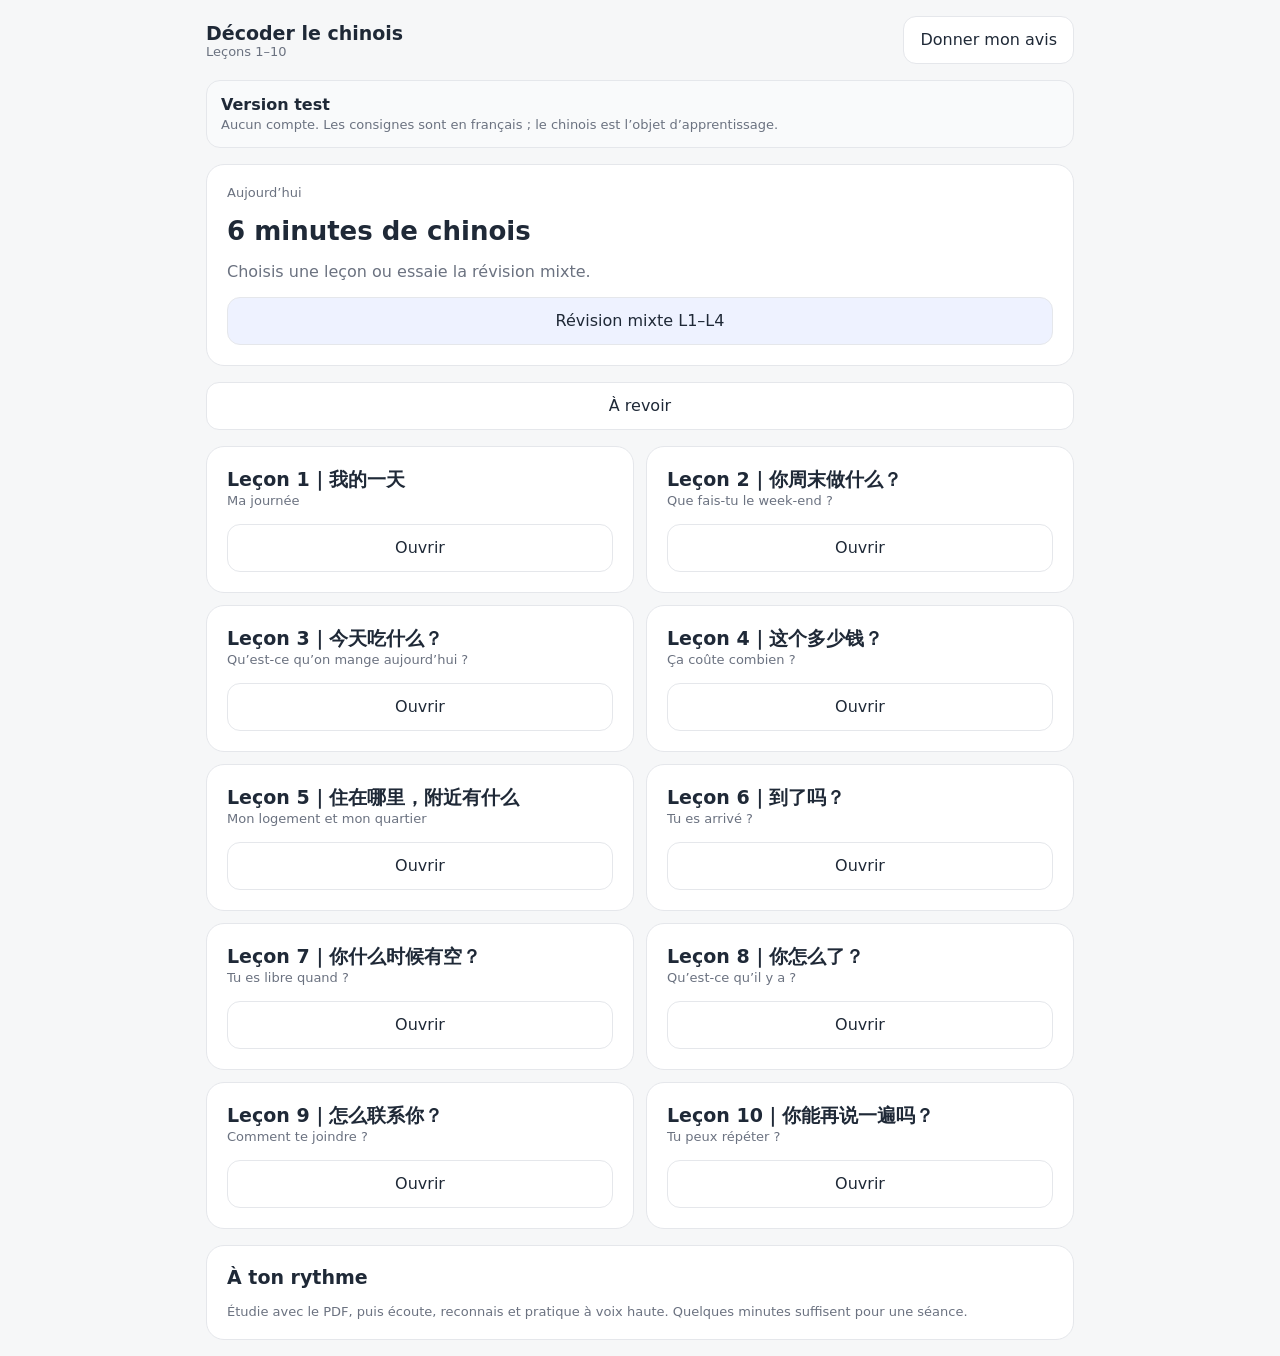
<file: index.html>
<!doctype html><html lang="fr"><head><meta charset="utf-8"><meta name="viewport" content="width=device-width,initial-scale=1"><title>Décoder le chinois · Prototype modulaire</title><meta name="theme-color" content="#111827"><link rel="stylesheet" href="css/style.css?v=ui-fr1"><link rel="manifest" href="manifest.webmanifest"><link rel="icon" href="icon.svg" type="image/svg+xml"></head><body><div class="wrap stack"><div class="between"><div><div class="h2">Décoder le chinois</div><div class="small">Leçons 1–10</div></div><a class="btn" href="feedback.html">Donner mon avis</a></div><div class="notice"><b>Version test</b><br><span class="small">Aucun compte. Les consignes sont en français ; le chinois est l’objet d’apprentissage.</span></div><div class="card hero stack"><div class="small">Aujourd’hui</div><div class="title">6 minutes de chinois</div><div class="muted">Choisis une leçon ou essaie la révision mixte.</div><a class="btn soft" href="mixed.html">Révision mixte L1–L4</a></div><div id="continuePractice" class="hidden card stack"></div><a class="btn" href="review.html">À revoir</a><div id="lessonCards" class="grid2"></div><div class="card stack"><div class="h2">À ton rythme</div><div class="small">Étudie avec le PDF, puis écoute, reconnais et pratique à voix haute. Quelques minutes suffisent pour une séance.</div></div></div><script src="lessons/catalog.js?v=practice-20261019"></script><script src="js/common.js?v=practice-20261019"></script><script src="js/home.js?v=staged-20261016"></script></body></html>
</file>
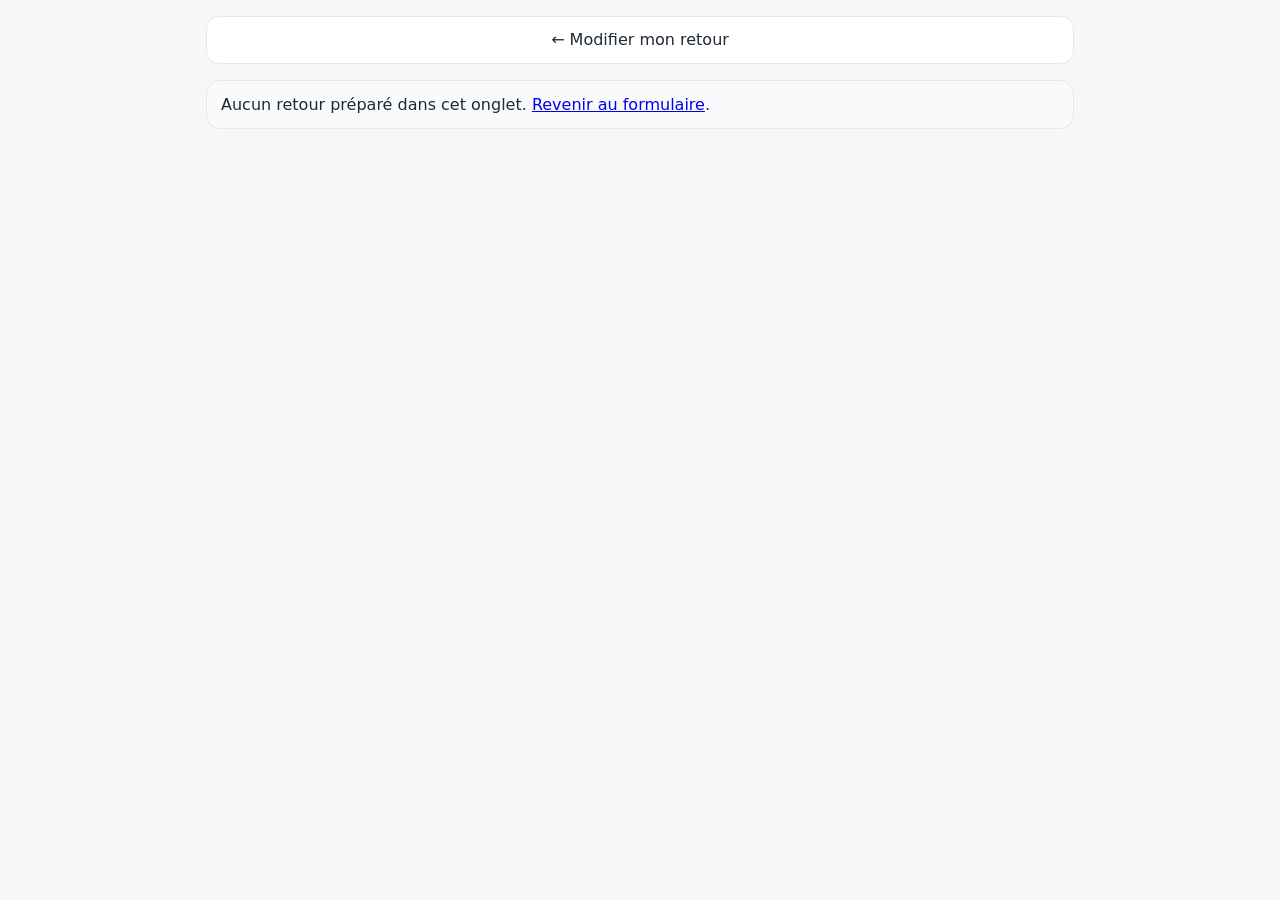
<file: feedback-send.html>
<!doctype html><html lang="fr"><head><meta charset="utf-8"><meta name="viewport" content="width=device-width,initial-scale=1"><title>Envoyer mon retour · Décoder le chinois</title><link rel="stylesheet" href="css/style.css?v=ui-fr1"></head><body><main id="deliveryPage" class="wrap stack"><a class="btn" href="feedback.html">← Modifier mon retour</a><section id="delivery" class="hidden card stack" aria-labelledby="deliveryTitle"><h1 id="deliveryTitle" class="title">Ton retour est prêt</h1><div class="notice">Il reste à l’envoyer.</div><a id="email" class="hidden btn primary">Envoyer par e-mail</a><div class="small">Adresse de réception : <b id="recipientAddress"></b></div><button id="copy" class="btn" type="button">Copier mon retour</button><div id="sendStatus" class="small" role="status" aria-live="polite"></div><details id="reportDetails"><summary>Voir le texte de mon retour</summary><textarea id="report" readonly aria-label="Retour à envoyer" rows="10"></textarea></details><button id="share" class="btn link" type="button">Choisir une autre application</button><div class="small">Si l’e-mail ne s’ouvre pas, copie ton retour et colle-le dans un nouvel e-mail à l’adresse ci-dessus. Vérifie l’envoi dans ta messagerie ; ce site ne peut pas confirmer la réception.</div></section><div id="emptyReport" class="hidden notice">Aucun retour préparé dans cet onglet. <a href="feedback.html">Revenir au formulaire</a>.</div></main><script src="js/feedback-config.js?v=ui-fr1"></script><script src="js/feedback-delivery.js?v=feedback-page1"></script></body></html>
</file>
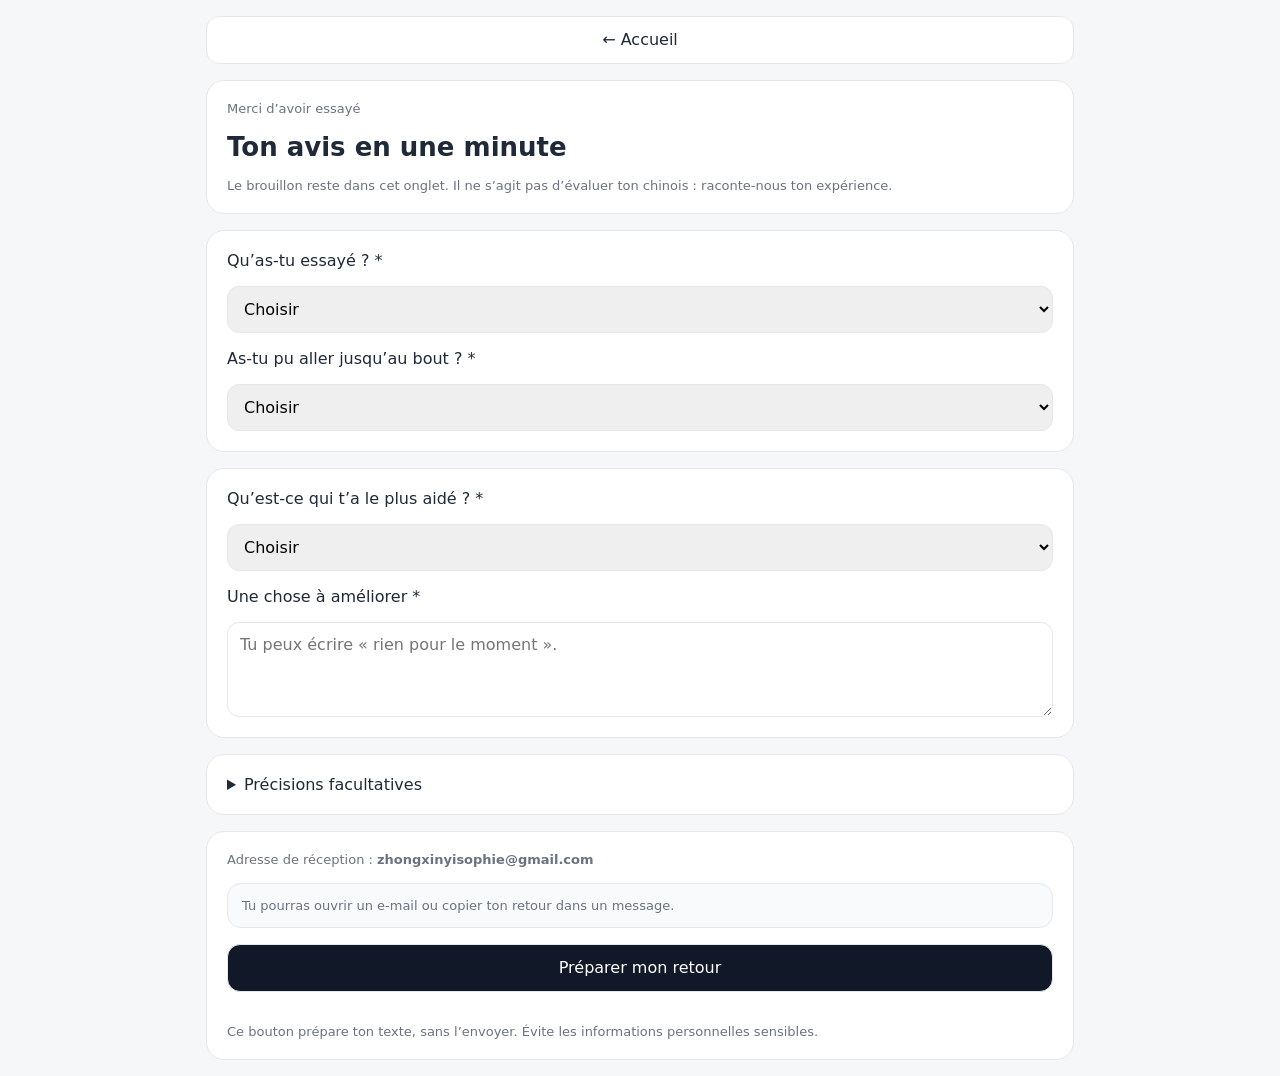
<file: feedback.html>
<!doctype html><html lang="fr"><head><meta charset="utf-8"><meta name="viewport" content="width=device-width,initial-scale=1"><title>Ton avis</title><link rel="stylesheet" href="css/style.css?v=ui-fr1"></head><body><main class="wrap stack"><a class="btn" href="index.html">← Accueil</a><header class="card stack"><div class="small">Merci d’avoir essayé</div><div class="title">Ton avis en une minute</div><div class="small">Le brouillon reste dans cet onglet. Il ne s’agit pas d’évaluer ton chinois : raconte-nous ton expérience.</div></header><form id="feedbackForm" class="stack">
<div class="card stack"><label for="tested">Qu’as-tu essayé ? *</label><select id="tested" required><option value="">Choisir</option><option value="1">Leçon 1</option><option value="2">Leçon 2</option><option value="3">Leçon 3</option><option value="4">Leçon 4</option><option value="5">Leçon 5</option><option value="6">Leçon 6</option><option value="7">Leçon 7</option><option value="8">Leçon 8</option><option value="9">Leçon 9</option><option value="10">Leçon 10</option><option value="mixed">Révision mixte</option></select><label for="completed">As-tu pu aller jusqu’au bout ? *</label><select id="completed" required><option value="">Choisir</option><option>Oui, sans difficulté</option><option>Oui, avec des difficultés</option><option>Non, j’ai rencontré un blocage</option><option>Pas encore</option></select></div>
<div class="card stack"><label for="useful">Qu’est-ce qui t’a le plus aidé ? *</label><select id="useful" required><option value="">Choisir</option><option>Les enregistrements du modèle</option><option>Reconnaître et remettre en ordre</option><option>M’enregistrer et comparer</option><option>La révision mixte</option><option>Le bilan de fin</option><option>Je ne sais pas encore</option></select><label for="change">Une chose à améliorer *</label><textarea id="change" required maxlength="1200" placeholder="Tu peux écrire « rien pour le moment »."></textarea></div>
<details class="card stack"><summary>Précisions facultatives</summary><label for="friction">Où as-tu rencontré une difficulté ?</label><textarea id="friction" maxlength="1200"></textarea><label for="device">Appareil</label><select id="device"><option value="">Non précisé</option><option>iPhone / iPad</option><option>Android</option><option>Ordinateur</option></select><label for="browser">Navigateur</label><select id="browser"><option value="">Non précisé</option><option>Safari</option><option>Chrome</option><option>Edge</option><option>Navigateur intégré à une application</option><option>Autre / Je ne sais pas</option></select><div class="small">Tu peux joindre une capture d’écran à ton message si tu le souhaites.</div></details>
<div class="card stack"><div class="small">Adresse de réception : <b id="recipientAddress"></b></div><div id="channelNotice" class="notice small"></div><button type="submit" class="btn primary">Préparer mon retour</button><div id="prepareStatus" class="small" role="status" aria-live="polite"></div><div class="small">Ce bouton prépare ton texte, sans l’envoyer. Évite les informations personnelles sensibles.</div></div></form>
<section id="delivery" class="hidden card stack" aria-labelledby="deliveryTitle"><h2 id="deliveryTitle" class="h2" tabindex="-1">Dernière étape : envoyer</h2><div class="notice small">Ton retour n’a pas encore été envoyé.</div><details id="reportDetails"><summary>Voir le texte de mon retour</summary><textarea id="report" readonly aria-label="Retour à envoyer" rows="10"></textarea></details><a id="email" class="hidden btn primary">Envoyer par e-mail</a><button id="share" type="button" class="btn">Choisir une application</button><button id="copy" type="button" class="btn">Copier pour Xinyi</button><div id="sendStatus" role="status" aria-live="polite" class="small"></div><div class="small">Si l’e-mail ne s’ouvre pas : copie le texte, ouvre ta messagerie et colle-le dans un nouvel e-mail à l’adresse indiquée ci-dessus. Tu peux aussi utiliser ta conversation avec Xinyi. Vérifie l’envoi dans ton application ; ce site ne peut pas confirmer la réception.</div></section></main><script src="js/feedback-config.js?v=ui-fr1"></script><script src="js/feedback-delivery.js?v=feedback-page1"></script><script src="js/feedback.js?v=feedback-page1"></script></body></html>
</file>
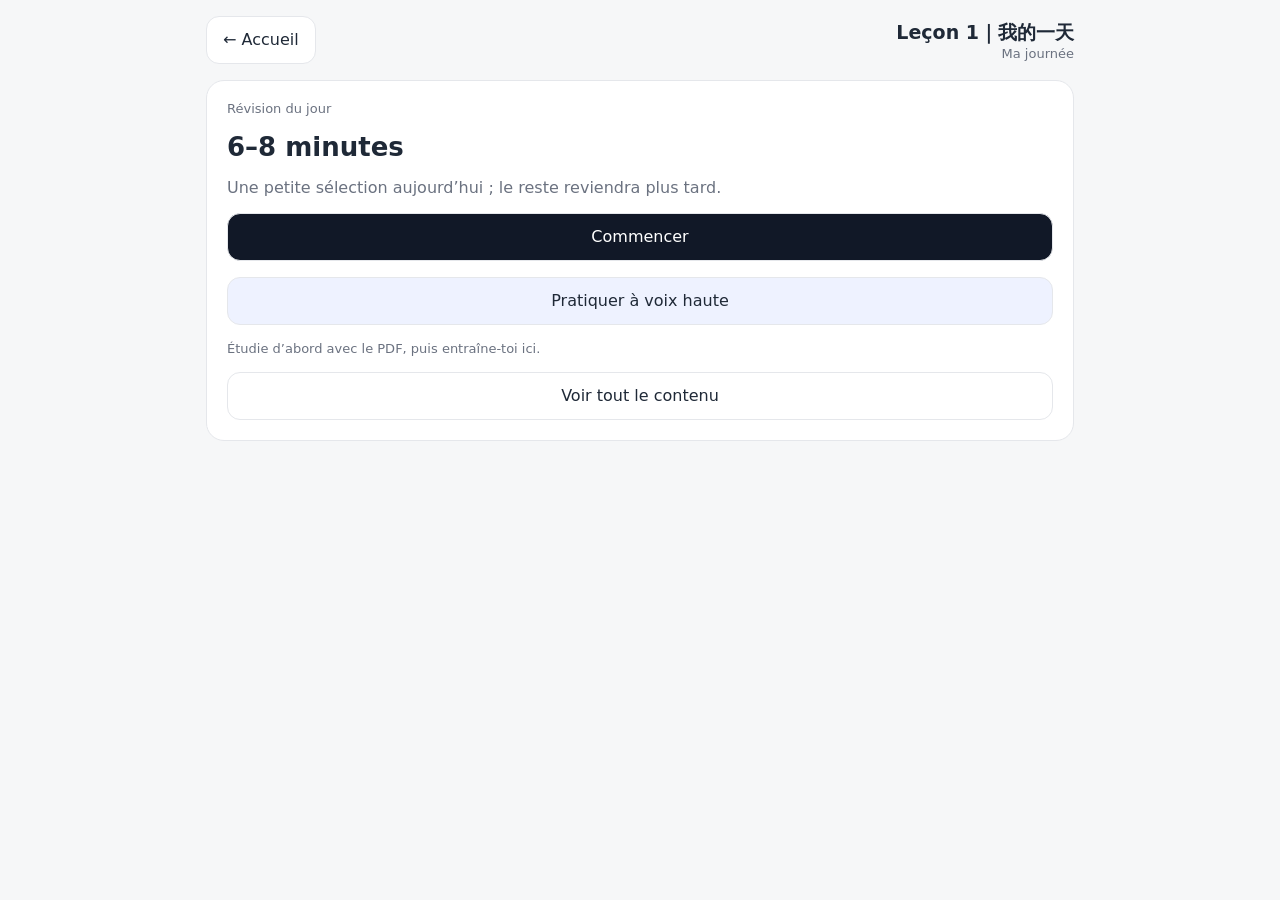
<file: lesson.html>
<!doctype html><html lang="fr"><head><meta charset="utf-8"><meta name="viewport" content="width=device-width,initial-scale=1"><title>Décoder le chinois</title><link rel="stylesheet" href="css/style.css?v=library-menu1"><link rel="icon" href="icon.svg" type="image/svg+xml"></head><body><div class="wrap stack"><div class="between"><a class="btn" href="index.html">← Accueil</a><div class="right"><div id="title" class="h2"></div><div id="subtitle" class="small"></div></div></div><div id="startCard" class="card hero stack"><div class="small">Révision du jour</div><div class="title">6–8 minutes</div><div class="muted">Une petite sélection aujourd’hui ; le reste reviendra plus tard.</div><div id="loadPanel"><div id="loadStatus" class="small" role="status" aria-live="polite">Chargement de la leçon…</div><button id="retryLesson" class="btn link" onclick="location.reload()">Réessayer le chargement</button></div><button id="start" class="btn primary" disabled>Commencer</button><button id="focusBtn" class="btn soft" disabled>Pratiquer à voix haute</button><div class="small">Étudie d’abord avec le PDF, puis entraîne-toi ici.</div><button id="libraryBtn" class="btn" disabled>Voir tout le contenu</button></div><div id="session" class="hidden stack"><div class="progress"><div id="bar"></div></div><div class="small" id="count"></div><div id="host"></div></div><div id="library" class="hidden stack"></div></div><script src="lessons/catalog.js?v=practice-20261019"></script><script src="js/common.js?v=reliability1"></script><script src="js/word-recorder.js?v=pinyin-fit1"></script><script src="js/focus-practice.js?v=pinyin-fit1"></script><script src="js/review-history.js?v=pinyin-fit1"></script><script src="js/final-recorder.js?v=reliability1"></script><script src="exercises/word-box-transport.js?v=wordbox-listen1"></script><script src="js/library-navigation.js?v=library-menu1"></script><script src="js/lesson-engine.js?v=wordbox-entry1"></script></body></html>
</file>
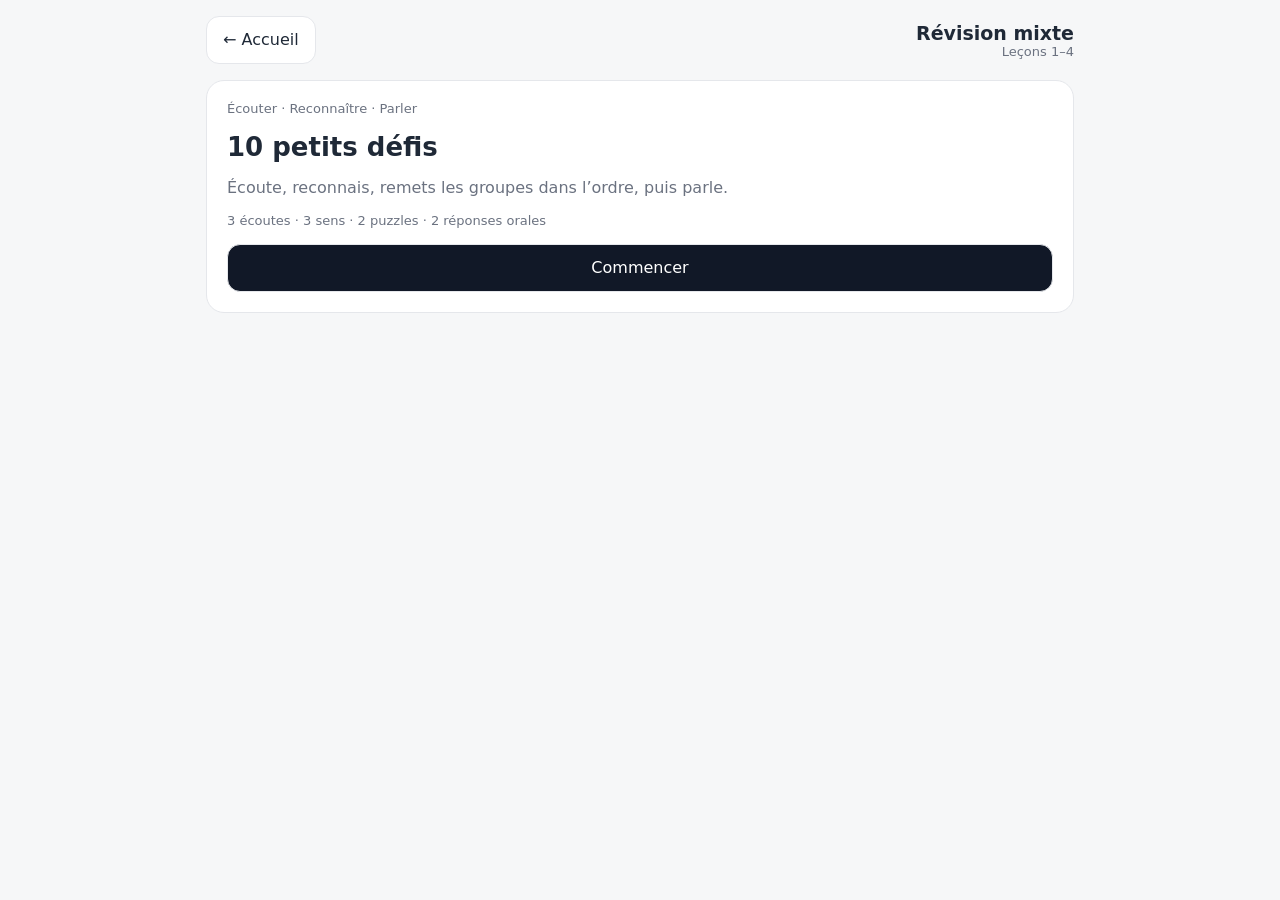
<file: mixed.html>
<!doctype html><html lang="fr"><head><meta charset="utf-8"><meta name="viewport" content="width=device-width,initial-scale=1"><title>Révision mixte · Décoder le chinois</title><link rel="stylesheet" href="css/style.css"></head><body><div class="wrap stack"><div class="between"><a class="btn" href="index.html">← Accueil</a><div class="right"><div class="h2">Révision mixte</div><div class="small">Leçons 1–4</div></div></div><div id="startCard" class="card hero stack"><div class="small">Écouter · Reconnaître · Parler</div><div class="title">10 petits défis</div><div class="muted">Écoute, reconnais, remets les groupes dans l’ordre, puis parle.</div><div class="small" id="mixedStatus" role="status">Préparation…</div><button id="start" class="btn primary" disabled>Commencer</button></div><div id="storageNotice" class="notice small" role="status" hidden></div><div id="session" class="hidden stack"><div class="progress"><div id="bar"></div></div><div class="small" id="count"></div><div id="host"></div></div></div><script src="lessons/catalog.js?v=practice-20261019"></script><script src="js/common.js?v=practice-20261019"></script><script src="lessons/mixing-config.js"></script><script src="js/mixed.js?v=ui-fr1"></script></body></html>
</file>
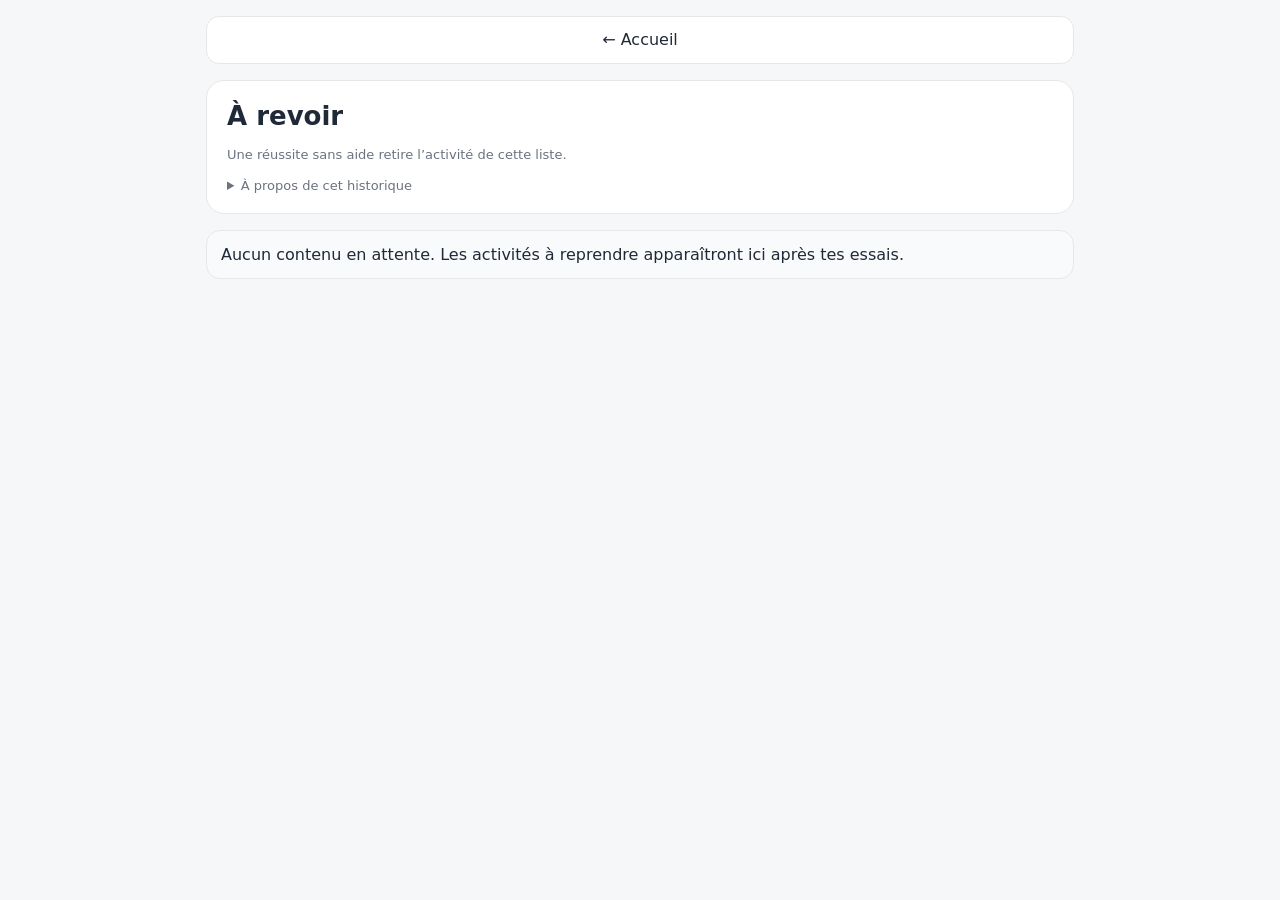
<file: review.html>
<!doctype html><html lang="fr"><head><meta charset="utf-8"><meta name="viewport" content="width=device-width,initial-scale=1"><title>À revoir</title><link rel="stylesheet" href="css/style.css?v=ui-fr1"></head><body><main class="wrap stack"><a class="btn" href="index.html">← Accueil</a><header class="card stack"><div class="title">À revoir</div><div class="small">Une réussite sans aide retire l’activité de cette liste.</div><details class="small"><summary>À propos de cet historique</summary><p>Les erreurs, les réponses avec aide et l’autoévaluation orale sont distinguées. Une réussite ne signifie pas une maîtrise complète.</p><p>Historique limité à ce navigateur ; effacé avec les données du site.</p></details></header><div id="reviewStatus" role="status" class="notice">Chargement…</div><a id="practiceReview" class="hidden btn primary" href="mixed.html?review=1">Réviser les leçons 1–4 en priorité</a><div id="reviewList" class="stack"></div></main><script src="lessons/catalog.js?v=practice-20261019"></script><script src="js/common.js?v=practice-20261019"></script><script src="lessons/mixing-config.js"></script><script src="js/review-history.js?v=ui-fr1"></script><script src="js/review.js?v=practice-20261019"></script></body></html>
</file>
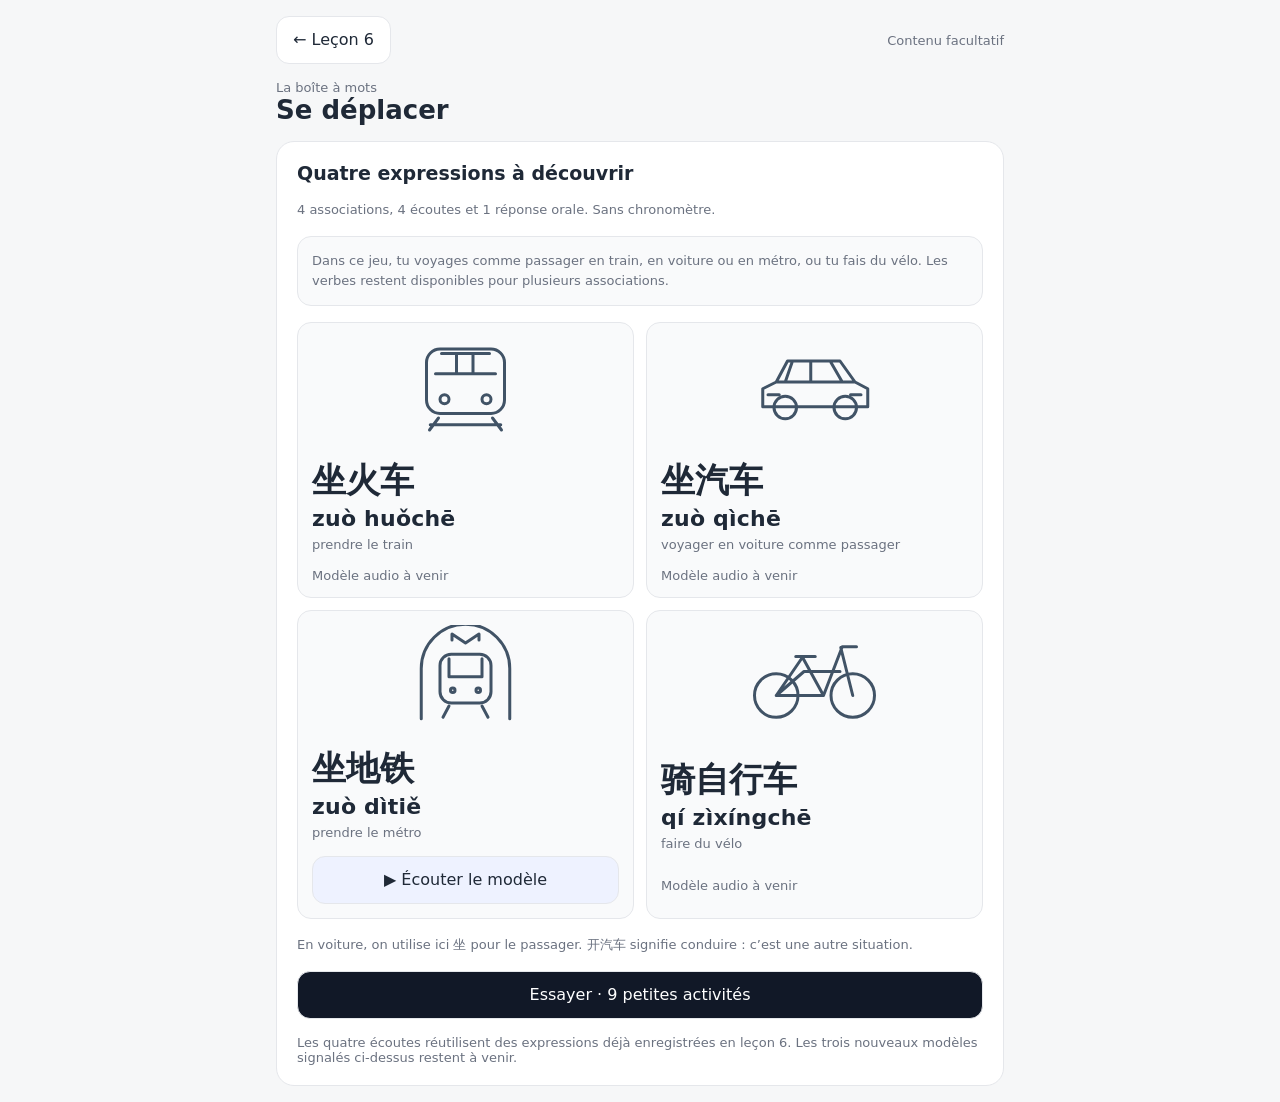
<file: word-box.html>
<!doctype html><html lang="fr"><head><meta charset="utf-8"><meta name="viewport" content="width=device-width,initial-scale=1"><title>La boîte à mots · Se déplacer</title><link rel="stylesheet" href="css/style.css?v=pinyin-fit1"><link rel="stylesheet" href="css/word-box.css?v=wordbox-listen1"></head><body><main class="wrap stack word-box"><div class="between"><a class="btn" href="lesson.html?id=6&amp;view=library">← Leçon 6</a><span class="small">Contenu facultatif</span></div><header><div class="small">La boîte à mots</div><h1 class="title">Se déplacer</h1></header><div id="progress" class="hidden stack"><div class="progress"><div id="wbBar"></div></div><div id="wbCount" class="small" aria-live="polite"></div></div><div id="wbHost"></div><div id="audioStatus" class="hidden small" role="status"></div></main><script src="exercises/word-box-transport.js?v=wordbox-listen1"></script><script src="js/common.js?v=reliability1"></script><script src="js/word-box.js?v=wordbox-listen1"></script></body></html>
</file>
<file: css/style.css>
:root{--bg:#f6f7f8;--card:#fff;--text:#1f2937;--muted:#6b7280;--border:#e5e7eb;--accent:#111827;--soft:#eef2ff;--success:#ecfdf5}
button:disabled{opacity:.5;cursor:default}button:focus-visible,a:focus-visible,summary:focus-visible{outline:3px solid #6366f1;outline-offset:3px}
.focus-card{max-width:640px;margin:auto}.focus-text{text-align:center;line-height:1.5;padding:22px 0;overflow-wrap:anywhere}.focus-hint{color:var(--muted);font-size:15px}.focus-hint summary{cursor:pointer;min-height:44px;padding:10px 0}.focus-navigation{display:grid;grid-template-columns:1fr 1.4fr}.focus-item .row{display:grid;grid-template-columns:1fr 1fr}.focus-item .student-status{min-height:42px}
*{box-sizing:border-box}body{margin:0;background:var(--bg);color:var(--text);font-family:system-ui,-apple-system,"Segoe UI","PingFang SC","Noto Sans CJK SC",sans-serif}
.wrap{max-width:900px;margin:auto;padding:16px}.stack{display:grid;gap:14px}.row,.between{display:flex;gap:10px;align-items:center;flex-wrap:wrap}.between{justify-content:space-between}
.card{background:#fff;border:1px solid var(--border);border-radius:16px;padding:18px}.hero{padding:22px}.notice{background:#f9fafb;border:1px solid var(--border);border-radius:12px;padding:12px}.success{background:var(--success);border:1px solid #bbf7d0;border-radius:12px;padding:12px}
.title{font-size:26px;font-weight:800}.h2{font-size:19px;font-weight:720}.small{font-size:13px;color:var(--muted)}.muted{color:var(--muted)}.bigcn{font-size:34px;font-weight:780}
.btn{border:1px solid var(--border);background:white;border-radius:12px;padding:11px 14px;min-height:44px;font:inherit;cursor:pointer;text-decoration:none;color:var(--text);display:inline-flex;align-items:center;justify-content:center}.btn.primary{background:var(--accent);color:white}.btn.soft{background:var(--soft)}.btn.link{border:none;background:transparent;padding:2px 0;min-height:0;text-decoration:underline;text-underline-offset:3px}
.grid2{display:grid;grid-template-columns:repeat(2,1fr);gap:12px}.grid3{display:grid;grid-template-columns:repeat(3,1fr);gap:10px}.hidden{display:none!important}.progress{height:8px;background:#e5e7eb;border-radius:99px;overflow:hidden}.progress>div{height:100%;background:var(--accent)}.chip,.choice{border:1px solid var(--border);background:#fff;border-radius:12px;padding:12px;cursor:pointer}.pill{display:inline-block;border-radius:999px;background:#f3f4f6;padding:4px 8px;font-size:12px}.center{text-align:center}.kpi{font-size:28px;font-weight:800}
audio{width:100%}textarea,select{width:100%;border:1px solid var(--border);border-radius:12px;padding:12px;font:inherit}
@media(max-width:680px){.grid2,.grid3{grid-template-columns:1fr}.title{font-size:23px}.wrap{padding:12px}}

.feedback{min-height:22px;font-size:14px}
.right{text-align:right}
@media(max-width:680px){.right{text-align:left}}
textarea{min-height:95px}

/* v4.2 — mobile-first typography & spacing */
:root{
  --radius-card:18px;
  --radius-control:13px;
  --space-1:6px;
  --space-2:10px;
  --space-3:14px;
  --space-4:18px;
  --space-5:24px;
}

/* More consistent vertical rhythm */
.stack{gap:16px}
.card{border-radius:var(--radius-card);padding:20px}
.notice,.success{border-radius:14px;padding:14px}
.btn,.chip,.choice{border-radius:var(--radius-control)}
.btn{min-height:48px;padding:12px 16px;font-size:16px;line-height:1.25}
.btn.link{min-height:40px;padding:8px 0}

/* Task hierarchy */
.task-kicker{font-size:14px;line-height:1.4;color:var(--muted);font-weight:600;letter-spacing:.01em}
.task-title{font-size:24px;line-height:1.25;font-weight:760;margin-top:3px}
.task-help{font-size:15px;line-height:1.5;color:var(--muted);margin-top:5px}

/* Choice buttons */
.choice{
  width:100%;
  min-height:58px;
  padding:13px 16px;
  font-size:17px;
  line-height:1.35;
}
.choice.choice-hanzi{
  min-height:60px;
  font-size:28px;
  line-height:1.15;
  font-weight:680;
  letter-spacing:.015em;
}
.choice.choice-meaning{
  min-height:54px;
  font-size:17px;
  line-height:1.38;
}

/* Result / pronunciation card */
.answer-reveal{
  display:grid;
  gap:0;
  padding:18px;
}
.answer-reveal .answer-hanzi{
  font-size:36px;
  line-height:1.15;
  font-weight:760;
}
.answer-reveal .answer-meaning{
  margin-top:6px;
  font-size:17px;
  line-height:1.45;
  color:var(--text);
}
.pronunciation-check{
  display:grid;
  gap:12px;
}
.pronunciation-check .instruction{
  font-size:15px;
  line-height:1.5;
  color:var(--muted);
}
.verify-btn{
  justify-self:start;
  min-width:148px;
}
.pinyin-section{
  display:grid;
  gap:8px;
  padding-top:4px;
  margin-top:2px;
  border-top:1px solid var(--border);
}
.pinyin-toggle{
  justify-self:start;
  margin-top:4px;
}
.pinyin-text{
  font-size:22px;
  line-height:1.4;
  font-weight:560;
  letter-spacing:.01em;
  color:var(--text);
  padding-bottom:2px;
  word-break:break-word;
}
.audio-note{font-size:13px;line-height:1.45;color:var(--muted)}

/* Chunk exercises remain readable without feeling oversized */
.chip{font-size:17px;line-height:1.35;padding:12px 14px;min-height:48px}
.pill{font-size:16px;line-height:1.3;padding:7px 10px}
.feedback{min-height:20px;font-size:15px;line-height:1.4}

@media(max-width:680px){
  body{font-size:16px;line-height:1.5}
  .wrap{padding:14px 14px calc(28px + env(safe-area-inset-bottom));max-width:520px}
  .stack{gap:15px}
  .card{padding:18px}
  .hero{padding:20px}
  .title{font-size:25px;line-height:1.18}
  .h2{font-size:20px;line-height:1.32}
  .small{font-size:14px;line-height:1.5}
  .task-title{font-size:23px;line-height:1.25}
  .task-help{font-size:15px;line-height:1.48}
  .bigcn{font-size:34px;line-height:1.2}
  .grid2,.grid3{grid-template-columns:1fr;gap:11px}
  .choice.choice-hanzi{font-size:27px;min-height:58px;padding:13px 16px}
  .choice.choice-meaning{font-size:17px;min-height:54px}
  .answer-reveal{padding:17px}
  .answer-reveal .answer-hanzi{font-size:34px}
  .answer-reveal .answer-meaning{font-size:16px}
  .pinyin-text{font-size:21px;line-height:1.42}
  .pronunciation-check{gap:13px}
  .verify-btn{width:100%;justify-self:stretch}
  .pinyin-section{padding-top:10px;margin-top:2px}
  .pinyin-toggle{min-height:42px;padding:8px 0}
  .row.controls-stack{display:grid;grid-template-columns:1fr;gap:12px}
}

@media(max-width:380px){
  .wrap{padding-left:12px;padding-right:12px}
  .card{padding:16px}
  .task-title{font-size:22px}
  .choice.choice-hanzi{font-size:26px}
}


/* v4.3 — oral recording & sharing */
.recording-main{width:100%}
.recording-help{line-height:1.5}
.recording-live{display:flex;align-items:center;gap:12px;padding:14px 0}
.recording-dot{width:12px;height:12px;border-radius:50%;background:#dc2626;box-shadow:0 0 0 5px rgba(220,38,38,.12)}
.recording-stop{width:100%}
.recording-review{gap:16px}
.recording-title{font-size:21px}
.recording-review audio{display:block;width:100%;min-height:48px}
.recording-actions{display:grid;grid-template-columns:1fr 1.35fr;gap:12px}
.recording-actions .btn{min-height:50px}
.recording-download{justify-self:start;padding-left:0;padding-right:0}
@media(max-width:520px){
 .recording-actions{grid-template-columns:1fr;gap:10px}
 .recording-actions .btn{width:100%}
 .recording-title{font-size:22px}
}
/* Focus practice: keep navigation and long bilingual labels within mobile width. */
.focus-navigation{display:grid;grid-template-columns:1fr 1.4fr}
.focus-navigation .btn{width:100%;min-width:0;overflow-wrap:anywhere}
.focus-item .row{display:grid;grid-template-columns:1fr 1fr}
.between .right{flex:1;min-width:0;overflow-wrap:anywhere}
.focus-card{width:100%;min-width:0}
/* Keep pronunciation review compact without reducing touch targets or text size. */
.answer-feedback{display:flex;gap:8px;align-items:center;justify-content:space-between;flex-wrap:wrap}
.task-answered .answer-options{display:none}
.task-answered.show-answer-options .answer-options{display:grid}
.choices-toggle{font-size:14px}
.focus-privacy summary{cursor:pointer;min-height:44px;display:flex;align-items:center}
@media(max-width:680px){
 .task-answered{gap:10px;padding:14px}
 .task-answered .task-help{display:none}
 .task-answered .answer-reveal{padding:14px}
 .task-answered .answer-feedback{min-height:44px}
 .focus-card{padding:14px;gap:10px}
 .focus-card .stack{gap:10px}
 .focus-text{padding:6px 0;line-height:1.3}
 .focus-card .student-status:empty{display:none}
 .focus-card>.between{flex-wrap:nowrap;align-items:flex-start}
 .focus-card>.between>div{flex:1;min-width:0}
 .focus-card #focusExit{flex-shrink:0}
 .focus-hint summary{padding:6px 0}
 .task-answered .task-kicker{display:none}
 .task-answered .pronunciation-check{gap:8px}
 .task-answered .pronunciation-check .instruction{display:none}
 .task-answered .pinyin-section{padding-top:6px;margin-top:0;gap:6px}
}
/* Library directory: preserve the shared card design with semantic buttons. */
.library-entry{gap:6px;padding:14px;font:inherit;color:var(--text);text-align:left;cursor:pointer;width:100%;min-width:0;align-content:start}.library-entry:hover{border-color:#a5b4fc;background:#fafbff}#library>p{margin:0}#library h2{margin:0}#librarySection{min-width:0}
</file>
<file: css/word-box.css>
.word-box{max-width:760px}.word-box h1,.word-box h2,.word-box p{margin:0}.wb-words{display:grid;grid-template-columns:repeat(2,minmax(0,1fr));gap:12px}.wb-word{min-width:0}.wb-pic{width:100%;height:105px;color:#415366;display:block}.wb-picture{display:grid;place-items:center;border-radius:16px;background:#f0f3f6;min-height:150px}.wb-picture .wb-pic{height:130px;max-width:220px}.wb-verbs{display:grid;grid-template-columns:1fr 1fr;gap:12px}.wb-verbs button{min-height:82px;display:grid;gap:4px}.wb-verbs button[aria-pressed=true]{background:var(--soft);border:2px solid #6366f1}.wb-verbs b{font-size:30px}.wb-noun{width:100%;min-height:72px;display:flex;justify-content:center;align-items:center;gap:14px;font-size:30px}.wb-feedback{min-height:28px}.wb-answer{animation:wb-appear .18s ease-out}.wb-actions{display:grid;gap:10px}.wb-combine{font-size:32px;text-align:center;min-height:50px}.wb-hint summary{cursor:pointer;min-height:44px;padding:10px 0}.wb-tag{font-size:12px;color:#667085}.wb-review{padding-left:20px;margin:0}.wb-end{display:grid;grid-template-columns:1fr 1fr;gap:12px}.wb-note{line-height:1.55}.wb-status:empty{display:none}@keyframes wb-appear{from{opacity:0;transform:translateY(4px)}to{opacity:1;transform:none}}@media(max-width:420px){.wb-words{gap:8px}.wb-word{padding:12px}.wb-word .bigcn{font-size:25px}.wb-word .small{font-size:13px}.wb-end{grid-template-columns:1fr}}@media(prefers-reduced-motion:reduce){.wb-answer{animation:none}}
@media(max-width:680px){.word-box #wbHost>.card{padding:14px;gap:12px}.wb-picture{min-height:110px}.wb-picture .wb-pic{height:90px}.wb-verbs button{min-height:72px}.wb-noun{min-height:60px}.wb-feedback:empty,#wbAnswer:empty{display:none}}
.wb-listen-options{display:grid;grid-template-columns:1fr 1fr;gap:12px}.wb-listen-options .notice{padding:10px;gap:10px;min-width:0}.wb-listen-options .btn{width:100%;padding:10px 8px;min-height:48px}#wbListenAnswer:empty{display:none}
</file>
